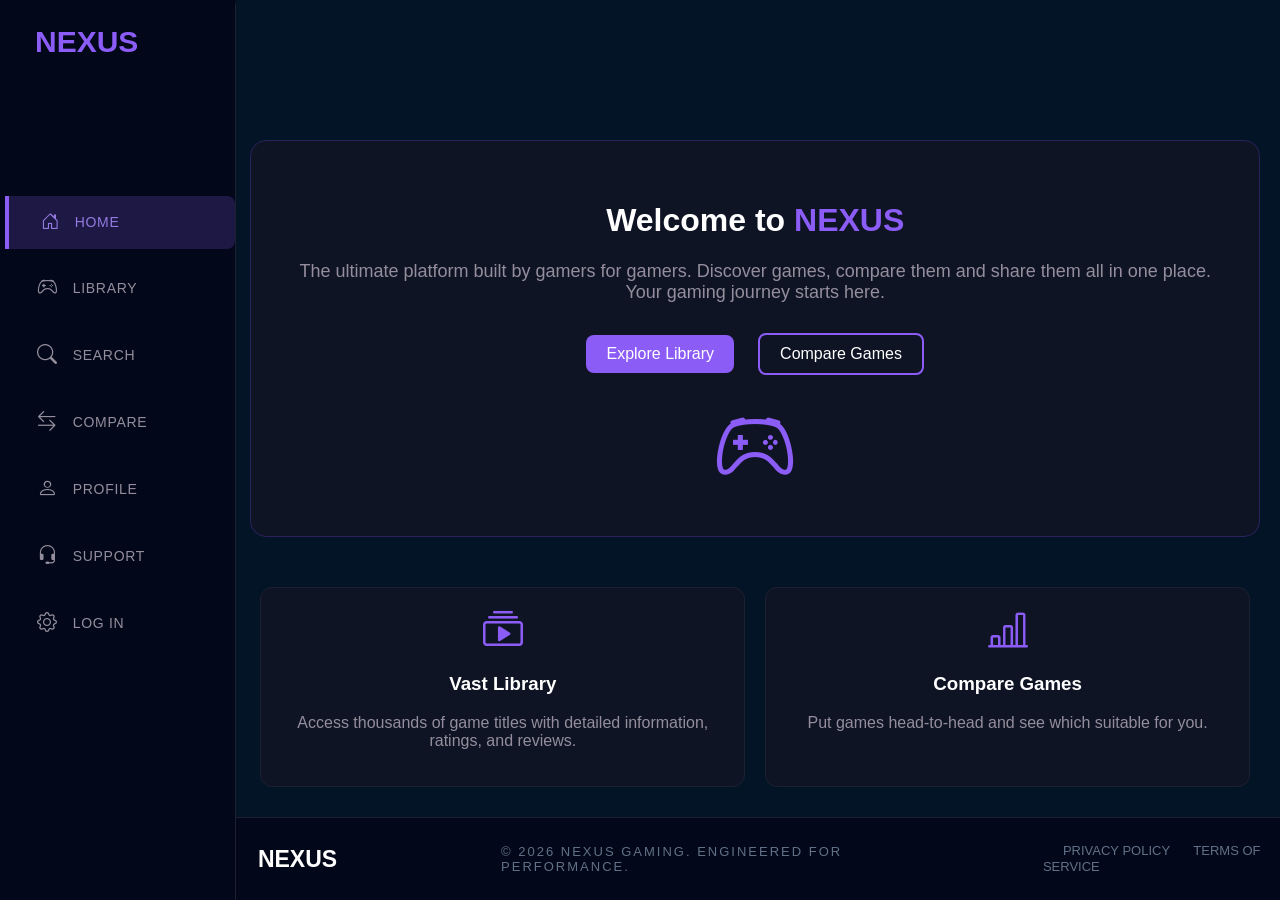
<file: index.html>
<!doctype html>
<html lang="en">
  <head>
    <meta charset="UTF-8" />
    <title>Document</title>
    <link rel="stylesheet" href="./home/homestyle.css" />
    <link
      rel="stylesheet"
      href="https://cdn.jsdelivr.net/npm/bootstrap-icons@1.10.5/font/bootstrap-icons.css"
    />
  </head>
  <body>
    <nav class="sidebar">
      <div>
        <h1><a class="nexus" href="#">NEXUS</a></h1>
      </div>
      <ul class="nav-list">
        <li>
          <a class="nav-item-active" href="#"
            ><i class="bi bi-house-door"></i>HOME</a
          >
        </li>
        <li>
          <a class="nav-item" href="./library/library.html"
            ><i class="bi bi-controller"></i>LIBRARY</a
          >
        </li>
        <li>
          <a class="nav-item" href="./search/search.html"
            ><i class="bi bi-search"></i>SEARCH</a
          >
        </li>
        <li>
          <a class="nav-item" href="./compare/compare.html"
            ><i class="bi bi-arrow-left-right"></i>COMPARE</a
          >
        </li>
        <li>
          <a class="nav-item" href="./profile/profile.html"
            ><i class="bi bi-person"></i>PROFILE</a
          >
        </li>
        <li>
          <a class="nav-item" href="./support/support.html"
            ><i class="bi bi-headset"></i>SUPPORT</a
          >
        </li>
                <li>
          <a class="nav-item" href="./login/login.html"
            ><i class="bi bi-gear"></i>LOG IN</a
          >
        </li>
      </ul>
    </nav>
    <main class="main-wrapper">
      <div class="content-area">
        
        </div>
        <div class="hero">
          <div class="hero-text">
            <h1 class="title">
              Welcome to <span class="highlight">NEXUS</span>
            </h1>
            <p class="subtitle">
              The ultimate platform built by gamers for gamers. Discover games,
              compare them and share them all in one place. Your gaming journey
              starts here.
            </p>
            <div class="buttons">
              <a href="./library/library.html" class="btn btn-main"
                >Explore Library</a
              >
              <a href="./compare/compare.html" class="btn btn-outline"
                >Compare Games</a
              >
            </div>
          </div>
          <div class="hero-img">
            <i class="bi bi-controller icon-anim"></i>
          </div>
        </div>

        <div class="whatYouDo">
          <div class="box">
            <i class="bi bi-collection-play icon"></i>
            <h3>Vast Library</h3>
            <p>
              Access thousands of game titles with detailed information,
              ratings, and reviews.
            </p>
          </div>
          <div class="box">
            <i class="bi bi-bar-chart-line icon"></i>
            <h3>Compare Games</h3>
            <p>Put games head-to-head and see which suitable for you.</p>
          </div>
        </div>
      </div>
      <footer class="main-footer">
        <div class="footer-brand">NEXUS</div>

        <div class="footer-text">
          © 2026 NEXUS GAMING. ENGINEERED FOR PERFORMANCE.
        </div>

        <div class="footer-links">
          <a href="#">PRIVACY POLICY</a>
          <a href="#">TERMS OF SERVICE</a>
        </div>
      </footer>
    </main>

  </body>
</html>
</file>
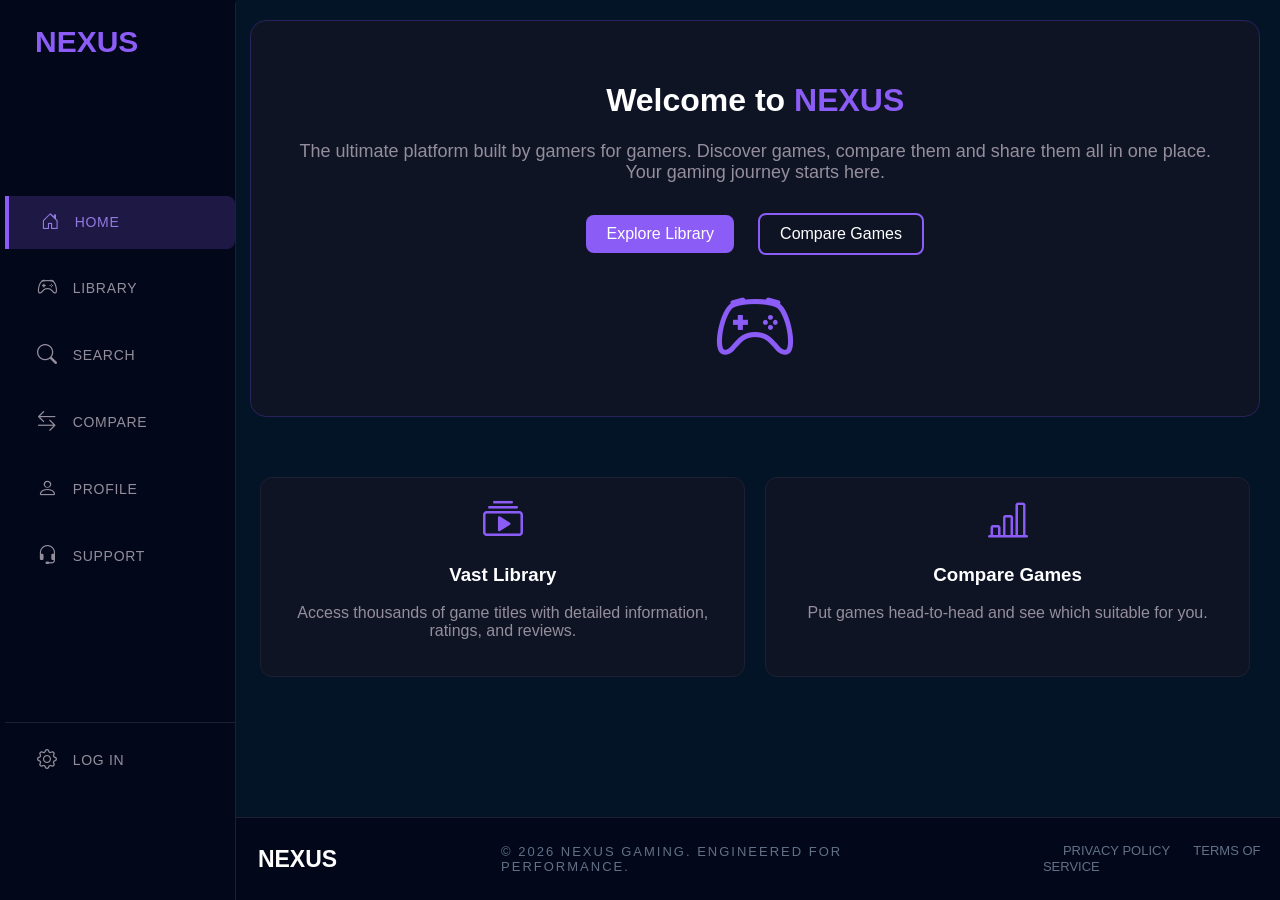
<file: home/index.html>
<!DOCTYPE html>
<html lang="en">
<head>
    <meta charset="UTF-8">
    <title>Document</title>
    <link rel="stylesheet" href="./homestyle.css">



    <link rel="stylesheet" href="https://cdn.jsdelivr.net/npm/bootstrap-icons@1.10.5/font/bootstrap-icons.css">
</head>
<body>

    <nav class="sidebar">
        <div>
            <h1 ><a class="nexus" href="#">NEXUS</a></h1>
        </div>
        <ul class="nav-list">
            <li><a class="nav-item-active" href="#"><i class="bi bi-house-door"></i>HOME</a></li>
            <li><a class="nav-item" href="../library/library.html"><i class="bi bi-controller"></i>LIBRARY</a></li>
            <li><a class="nav-item" href="../search/search.html"><i class="bi bi-search"></i>SEARCH</a></li>
            <li><a class="nav-item" href="../compare/compare.html"><i class="bi bi-arrow-left-right"></i>COMPARE</a></li>
            <li><a class="nav-item" href="../profile/profile.html"><i class="bi bi-person"></i>PROFILE</a></li>
            <li><a class="nav-item" href="../support/support (1).html"><i class="bi bi-headset"></i>SUPPORT</a></li>
        </ul>
        <ul class="nav-settings">
            <li><a class="nav-item" href="../login/login.html"><i class="bi bi-gear"></i>LOG IN</a></li>
        </ul>
    </nav>
    <main class="main-wrapper">
         <div class="content-area">
            <div class="hero">
                <div class="hero-text">
                    <h1 class="title">Welcome to <span class="highlight">NEXUS</span></h1>
                    <p class="subtitle">The ultimate platform built by gamers for gamers. Discover games, compare them and share them all in one place. Your gaming journey starts here.</p>
                    <div class="buttons">
                        <a href="#" class="btn btn-main">Explore Library</a>
                        <a href="#" class="btn btn-outline">Compare Games</a>
                    </div>
                </div>
                <div class="hero-img">
                    <i class="bi bi-controller icon-anim"></i>
                </div>
            </div>
            
            <div class="whatYouDo">
                <div class="box">
                    <i class="bi bi-collection-play icon"></i>
                    <h3>Vast Library</h3>
                    <p>Access thousands of game titles with detailed information, ratings, and reviews.</p>
                </div>
                <div class="box">
                    <i class="bi bi-bar-chart-line icon"></i>
                    <h3>Compare Games</h3>
                    <p>Put games head-to-head and see which suitable for you.</p>
                </div>
               
            </div>
         </div>
        <footer class="main-footer">
    <div class="footer-brand">NEXUS</div>
    
    <div class="footer-text">
        © 2026 NEXUS GAMING. ENGINEERED FOR PERFORMANCE.
    </div>
    
    <div class="footer-links">
        <a href="#">PRIVACY POLICY</a>
        <a href="#">TERMS OF SERVICE</a>
    </div>
</footer>
    </main>
    
</body>
</html>
</file>
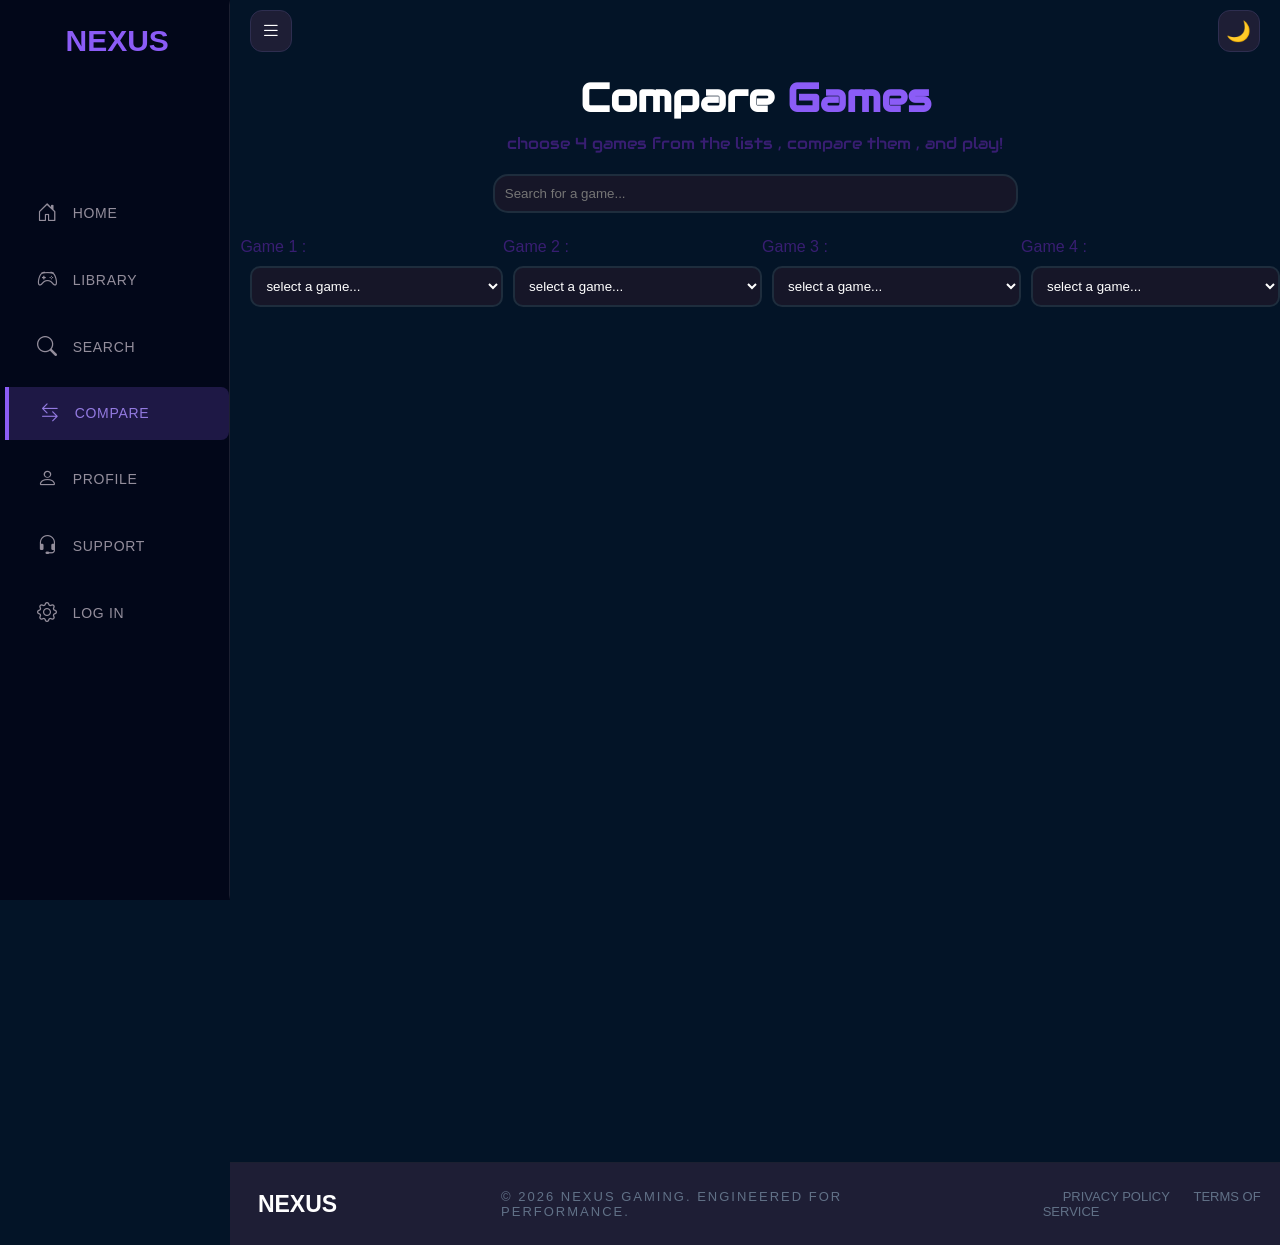
<file: compare/compare.html>
<!doctype html>
<html lang="en">
  <head>
    <meta charset="UTF-8" />
    <meta name="viewport" content="width=device-width, initial-scale=1.0" />
    <meta
      name="description"
      content="Compare different video games, you can compare up to 4 games , choose the best one wisly , find the suitable game for you , enjoy !"
    />
    <link rel="stylesheet" href="./assist/css/compare.css" />
    <link
      rel="stylesheet"
      href="https://cdn.jsdelivr.net/npm/bootstrap-icons@1.10.5/font/bootstrap-icons.css"
    />

    <title>app-Compare games</title>
  </head>
  <body>
    <nav id="sidebar" class="sidebar">
      <div>
        <h1><a class="nexus" href="../index.html">NEXUS</a></h1>
      </div>
      <ul class="nav-list">
        <li>
          <a class="nav-item" href="../index.html"
            ><i class="bi bi-house-door"></i>HOME</a
          >
        </li>
        <li>
          <a class="nav-item" href="../library/library.html"
            ><i class="bi bi-controller"></i>LIBRARY</a
          >
        </li>
        <li>
          <a class="nav-item" href="../search/search.html"
            ><i class="bi bi-search"></i>SEARCH</a
          >
        </li>
        <li>
          <a class="nav-item-active" href="#"
            ><i class="bi bi-arrow-left-right"></i>COMPARE</a
          >
        </li>
        <li>
          <a class="nav-item" href="../profile/profile.html"
            ><i class="bi bi-person"></i>PROFILE</a
          >
        </li>
        <li>
          <a class="nav-item" href="../support/support.html"
            ><i class="bi bi-headset"></i>SUPPORT</a
          >
        </li>
                <li>
          <a class="nav-item" href="../login/login.html"
            ><i class="bi bi-gear"></i>LOG IN</a
          >
        </li>
      </ul>
    </nav>
    <div id="containt" class="containt">
      <div class="top">
        <button class="menu" onclick="fullsize()">
          <i class="bi bi-list"></i></button
        ><button id="mode" class="theme" onclick="light()">🌙</button>
      </div>
      <header>
        <h1>Compare <span id="word">Games</span></h1>
        <p>choose 4 games from the lists , compare them , and play!</p>
      </header>
      <main>
        <div>
          <div class="searchcon">
            <input
              type="text"
              name="search"
              id="search"
              placeholder="Search for a game..."
              onkeyup="filtergames()"
            />
          </div>
          <div class="selects">
            <div class="indsel">
              <label for="sel1">Game 1 :</label>
              <select onchange="addtoset()" name="sel1" id="sel1">
                <option value="">select a game...</option>
              </select>
            </div>
            <div class="indsel">
              <label for="sel2">Game 2 :</label
              ><select onchange="addtoset()" name="sel2" id="sel2">
                <option value="">select a game...</option>
              </select>
            </div>
            <div class="indsel">
              <label for="sel3">Game 3 :</label
              ><select onchange="addtoset()" name="sel3" id="sel3">
                <option value="">select a game...</option>
              </select>
            </div>
            <div class="indsel">
              <label for="sel4">Game 4 :</label
              ><select onchange="addtoset()" name="sel4" id="sel4">
                <option value="">select a game...</option>
              </select>
            </div>
          </div>
          <div class="compdiv">
            <table id="comptable"></table>
          </div>
        </div>
      </main>
      <footer class="main-footer">
        <div class="footer-brand">NEXUS</div>

        <div class="footer-text">
          © 2026 NEXUS GAMING. ENGINEERED FOR PERFORMANCE.
        </div>

        <div class="footer-links">
          <a href="#">PRIVACY POLICY</a>
          <a href="#">TERMS OF SERVICE</a>
        </div>
      </footer>
    </div>
    <script src="./compare.js"></script>
  </body>
</html>
</file>
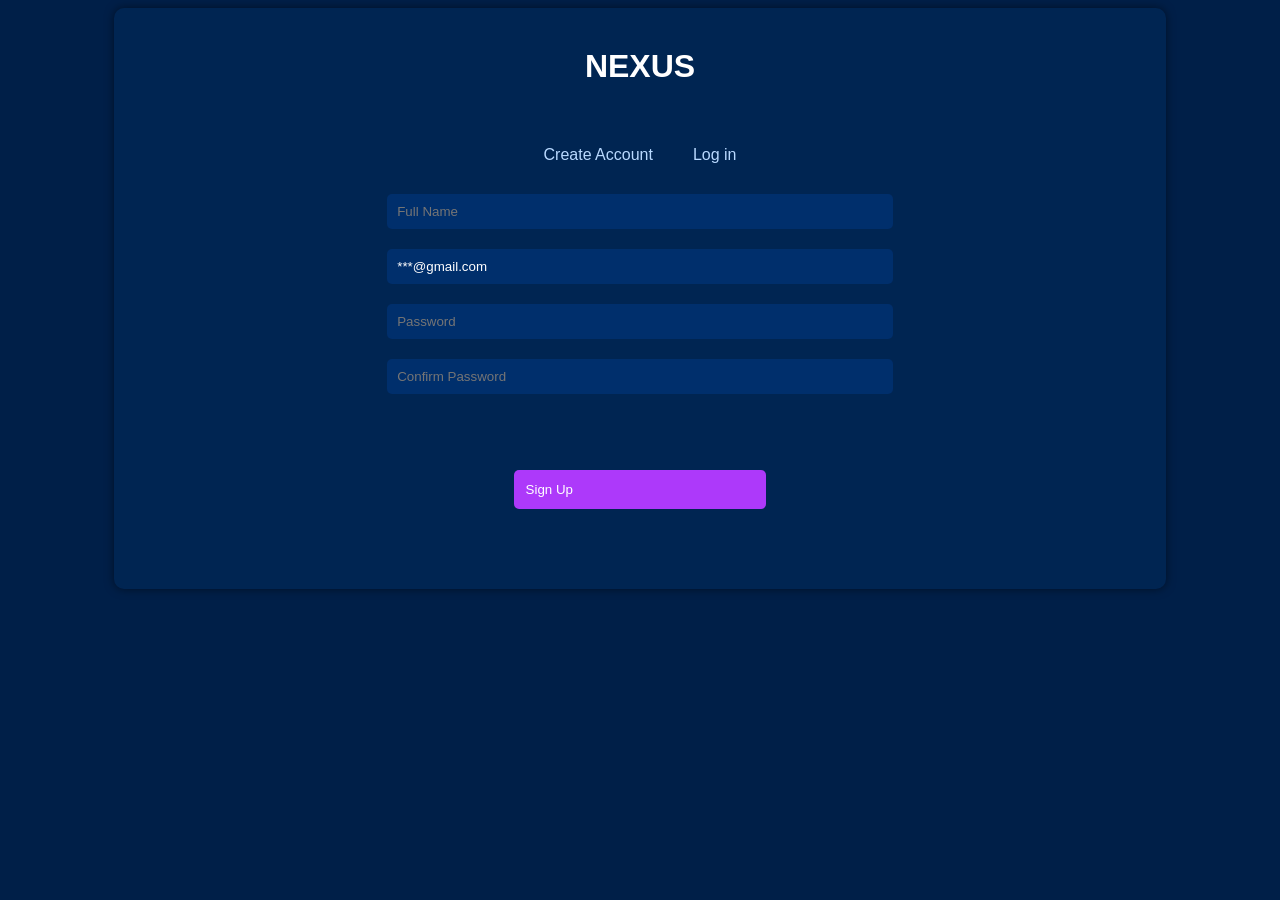
<file: login/createa-ccount.html>
<!DOCTYPE html>
<html lang="en">
<head>
    <meta charset="UTF-8">
    <meta name="viewport" content="width=device-width, initial-scale=1.0">
    <title>Create Account</title>
    <link rel="stylesheet" href="./css/styleca.css">
</head>
<body>

    <div class="container">
        <h1 class="title">NEXUS</h1>
        <div class="inbox">
            <div class="links">    
                <a class="ca" href="./createa-ccount.html">Create Account</a>
                <a class="li" href="./login.html">Log in</a>
            </div>
            <div class="form">
                <form method="post" class="FORM">
                    <input type="text" id="name" class="input-field" placeholder="Full Name" required>
                    <input type="email" id="email" class="input-field" placeholder="Email" required value="***@gmail.com" title="Please delete the *** in the form and input your email">
                    <input type="password" id="password" class="input-field" placeholder="Password" required>
                    <input type="password" id="confirmPassword" class="input-field" placeholder="Confirm Password" required><br><br>
            </div>
                    <button type="submit" id="Press">Sign Up</button>
                </form>
        </div>
    </div>
    <script src="js/login.js"></script>
</body>
</html>
</file>
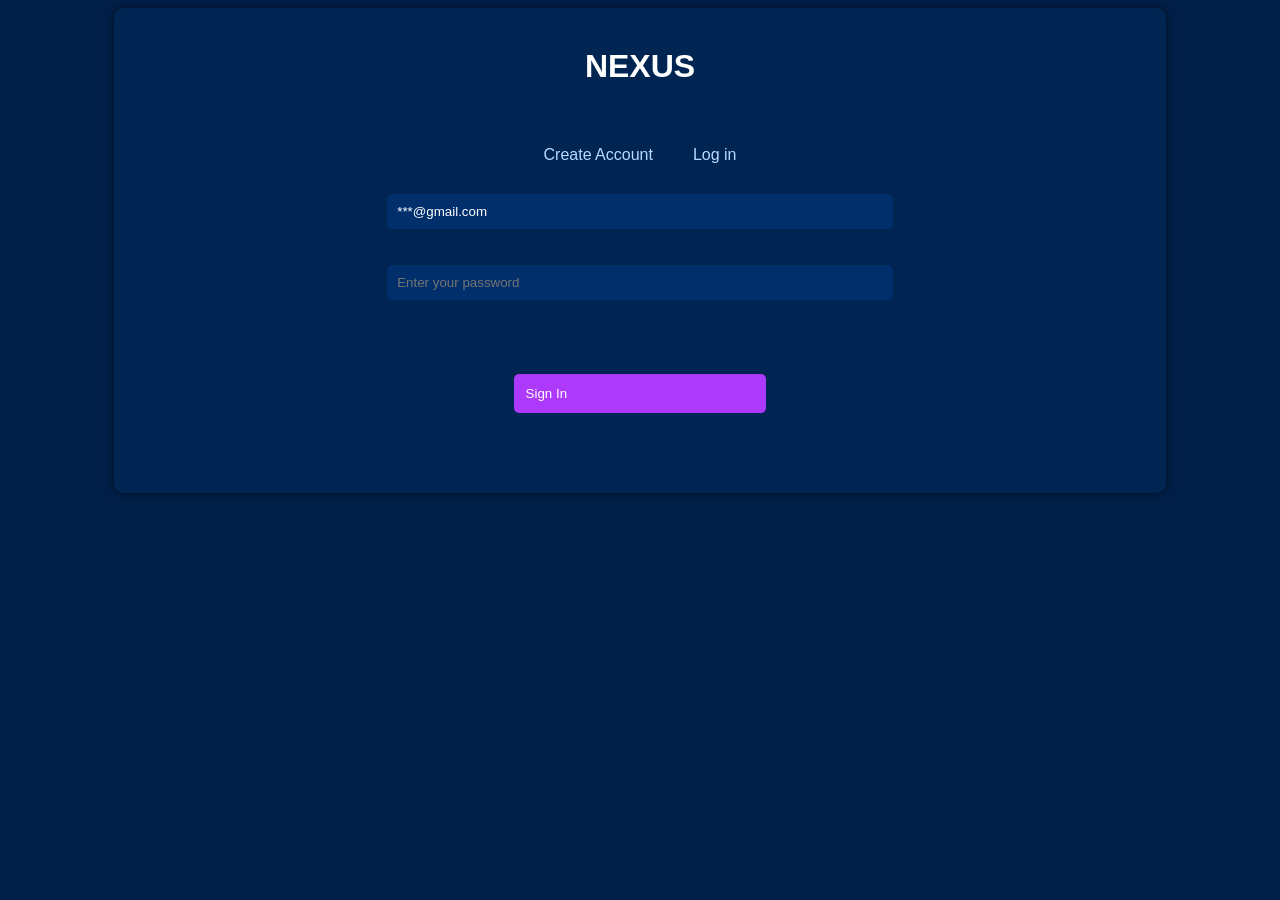
<file: login/login.html>
<!DOCTYPE html>
<html>
<head>
    <meta charset="UTF-8">
    <meta name="viewport" content="width=device-width, initial-scale=1.0">
    <title>Log In</title>
    <link rel="stylesheet" href="./css/styleli.css">
</head>
<body>
    <div class="container">
        <h1 class="title">NEXUS</h1>
        <div class="inbox">
            <div class="links">    
                <a class="ca" href="createa-ccount.html">Create Account</a>
                <a class="li" href="login.html">Log in</a>
            </div>
            <div class="form">
            <form method="post" class="FORM">
                <input type="email" class="email"  name="email" required title="Please delete the *** in the form and input your email" value="***@gmail.com "><br><br>
                <input type="password" class="password" name="password" required title="Please enter your password" placeholder="Enter your password"><br><br><br>
            </div>
                <button type="submit" id="Press">Sign In</button>
            </form>
        </div>
    </div>
    <script src="js/login.js"></script>
</body>
</html>
</file>
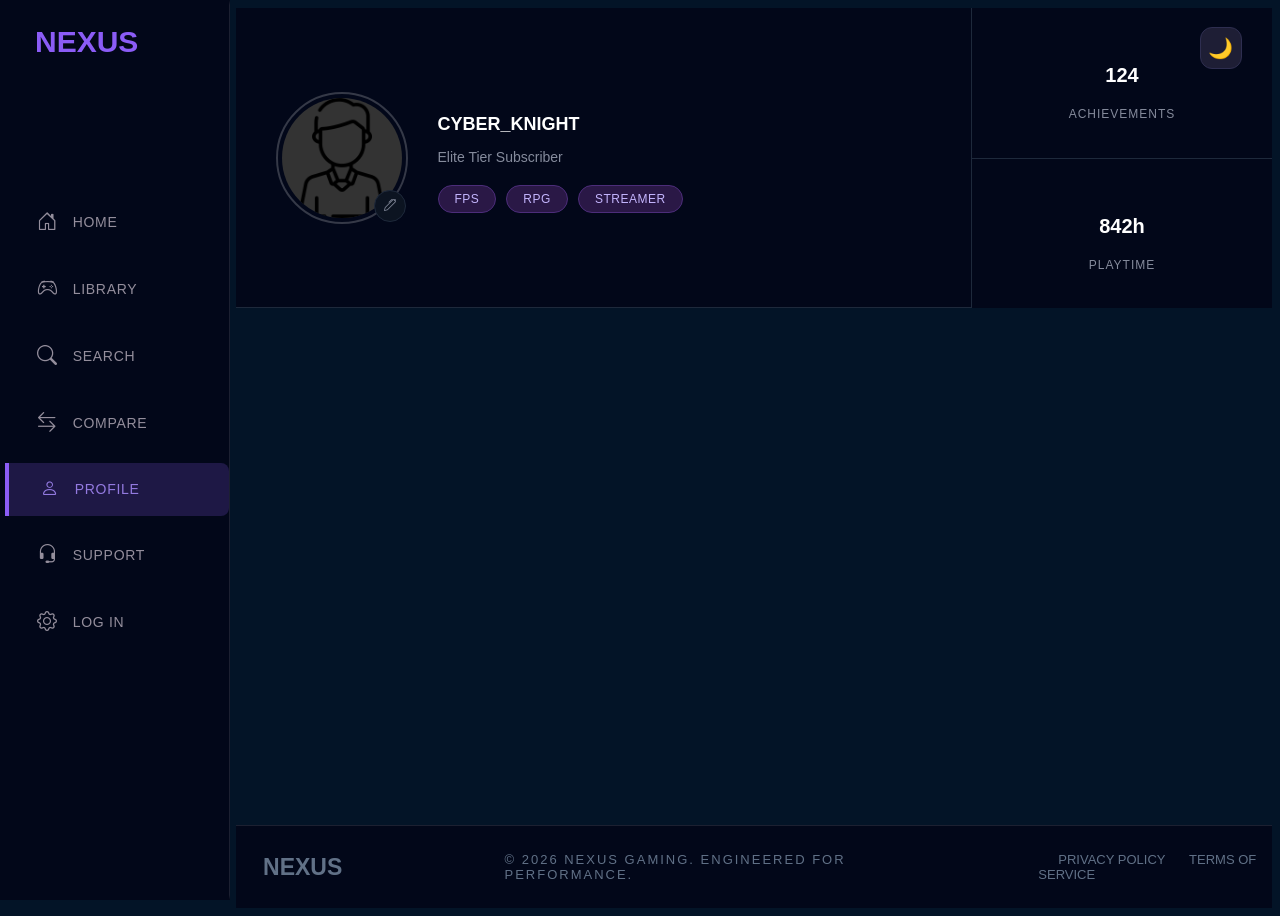
<file: profile/profile.html>
<!doctype html>
<html lang="en">
  <head>
    <meta charset="UTF-8" />
    <meta name="viewport" content="width=device-width, initial-scale=1.0" />
    <title>Profile</title>
    <link rel="stylesheet" href="./profile.css" />
    <link
      rel="stylesheet"
      href="https://cdn.jsdelivr.net/npm/bootstrap-icons@1.10.5/font/bootstrap-icons.css"
    />
  </head>
  <body>
    <nav class="sidebar">
      <div>
        <h1><a class="nexus" href="../index.html">NEXUS</a></h1>
      </div>
      <ul class="nav-list">
        <li>
          <a class="nav-item" href="../index.html"
            ><i class="bi bi-house-door"></i>HOME</a
          >
        </li>
        <li>
          <a class="nav-item" href="../library/library.html"
            ><i class="bi bi-controller"></i>LIBRARY</a
          >
        </li>
        <li>
          <a class="nav-item" href="../search/search.html"
            ><i class="bi bi-search"></i>SEARCH</a
          >
        </li>
        <li>
          <a class="nav-item" href="../compare/compare.html"
            ><i class="bi bi-arrow-left-right"></i>COMPARE</a
          >
        </li>
        <li>
          <a class="nav-item-active" href="../profile/profile.html"
            ><i class="bi bi-person"></i>PROFILE</a
          >
        </li>
        <li>
          <a class="nav-item" href="../support/support.html"
            ><i class="bi bi-headset"></i>SUPPORT</a
          >
        </li>
        <li>
          <a class="nav-item" href="../login/login.html"
            ><i class="bi bi-gear"></i>LOG IN</a
          >
        </li>
      </ul>
    </nav>

    <!-- Main Content Area -->
    <main class="main-content">
      <div class="top-section">
        <div class="mode">
          <button class="theme" id="themeBtn">🌙</button>
        </div>
        <div class="profile-card">
          <div class="avatar-wrapper">
            <img src="../images/man.png" alt="User Avatar" class="avatar-img" />
            <div class="edit-btn">
              <i class="bi bi-pen"></i>
            </div>
          </div>

          <div class="user-details">
            <h1>CYBER_KNIGHT</h1>
            <p class="user-name">Elite Tier Subscriber</p>
            <div class="tags">
              <span class="tag">FPS</span>
              <span class="tag">RPG</span>
              <span class="tag">STREAMER</span>
            </div>
          </div>
        </div>

        <!-- Stats Side Cards -->
        <div class="stats-section">
          <div class="stat-card">
            <i class="fa-solid fa-medal"></i>
            <h2>124</h2>
            <p>ACHIEVEMENTS</p>
          </div>

          <div class="stat-card">
            <i class="fa-solid fa-stopwatch"></i>
            <h2>842h</h2>
            <p>PLAYTIME</p>
          </div>
        </div>
      </div>
      <footer class="main-footer">
        <div class="footer-brand">NEXUS</div>

        <div class="footer-text">
          © 2026 NEXUS GAMING. ENGINEERED FOR PERFORMANCE.
        </div>

        <div class="footer-links">
          <a href="#">PRIVACY POLICY</a>
          <a href="#">TERMS OF SERVICE</a>
        </div>
      </footer>
    </main>
    <script src="profile.js"></script>
  </body>
</html>
</file>
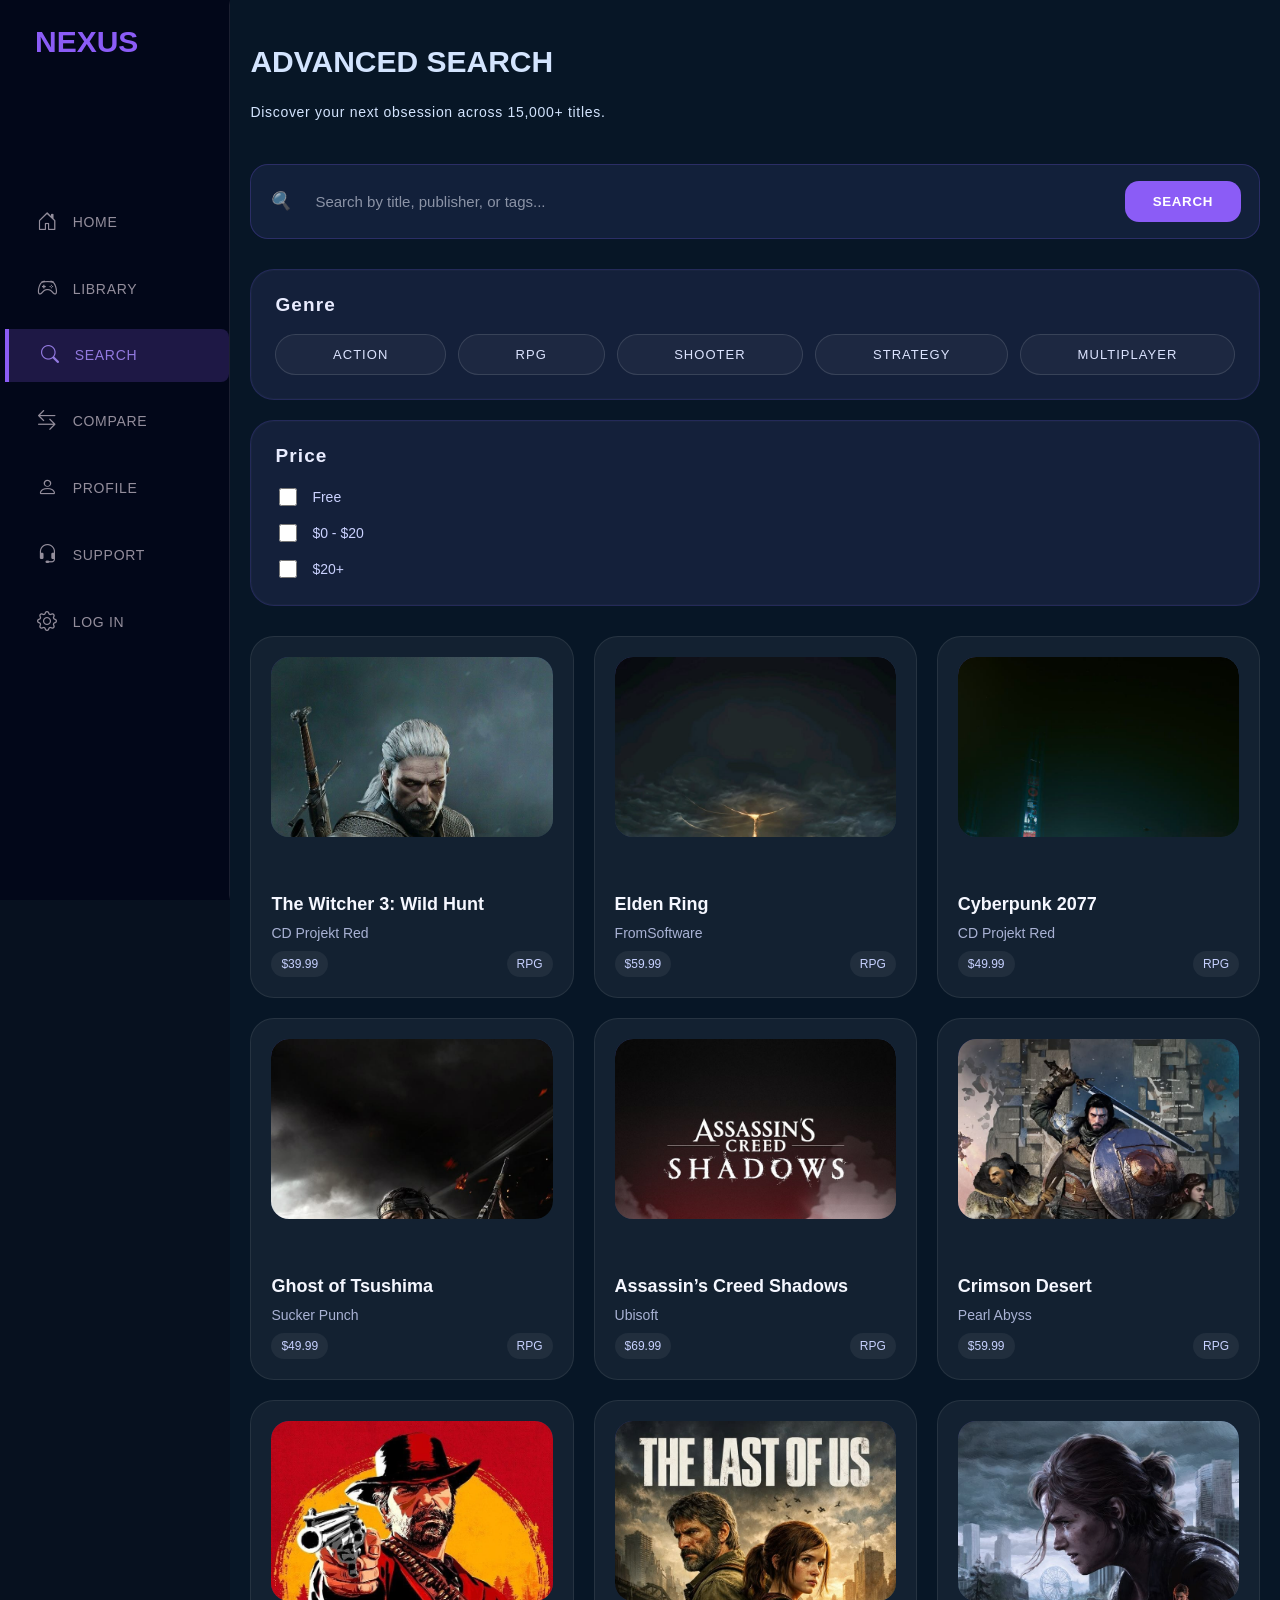
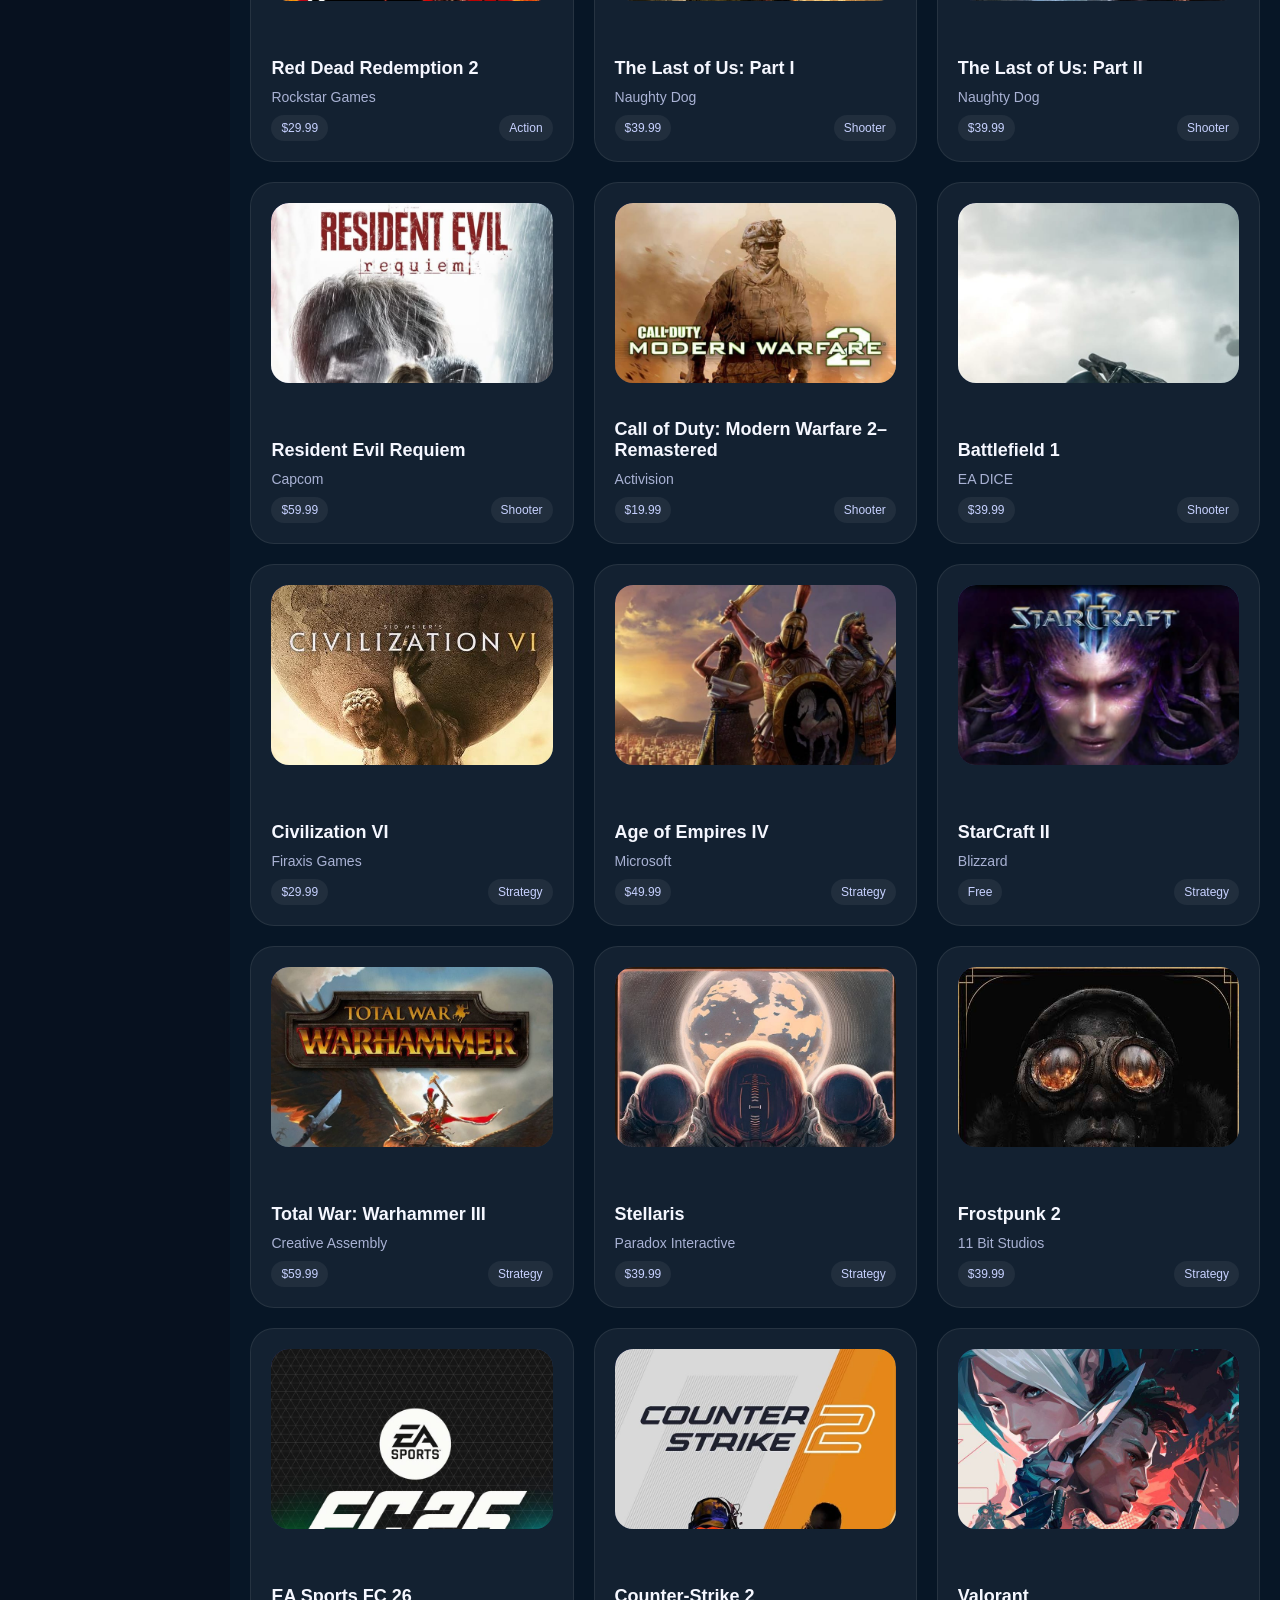
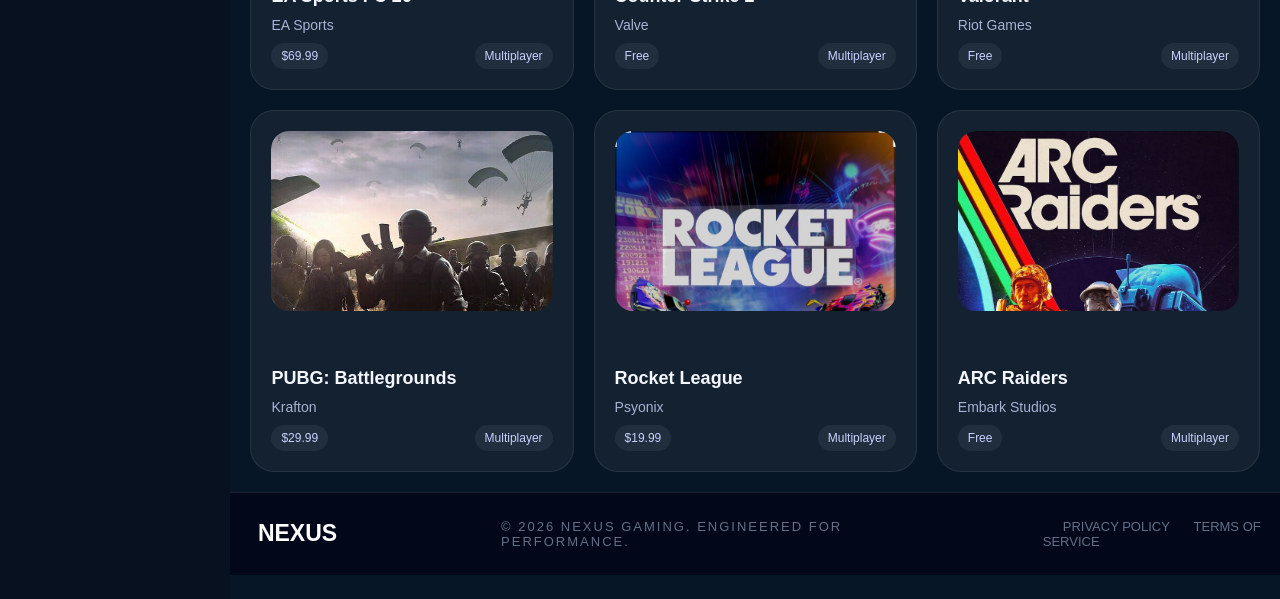
<file: search/search.html>
<!doctype html>
<html lang="en">
  <head>
    <meta charset="UTF-8" />
    <title>NEXUS Search</title>
    <link rel="stylesheet" href="css/search.css" />
    <link
      rel="stylesheet"
      href="https://cdn.jsdelivr.net/npm/bootstrap-icons@1.10.5/font/bootstrap-icons.css"
    />
    <script defer src="search.js"></script>
  </head>
  <body>
    <nav class="sidebar">
      <div>
        <h1><a class="nexus" href="../index.html">NEXUS</a></h1>
      </div>
      <ul class="nav-list">
        <li>
          <a class="nav-item" href="../index.html"
            ><i class="bi bi-house-door"></i>HOME</a
          >
        </li>
        <li>
          <a class="nav-item" href="../library/library.html"
            ><i class="bi bi-controller"></i>LIBRARY</a
          >
        </li>
        <li>
          <a class="nav-item-active" href="../search/search.html"
            ><i class="bi bi-search"></i>SEARCH</a
          >
        </li>
        <li>
          <a class="nav-item" href="../compare/compare.html"
            ><i class="bi bi-arrow-left-right"></i>COMPARE</a
          >
        </li>
        <li>
          <a class="nav-item" href="../profile/profile.html"
            ><i class="bi bi-person"></i>PROFILE</a
          >
        </li>
        <li>
          <a class="nav-item" href="../support/support.html"
            ><i class="bi bi-headset"></i>SUPPORT</a
          >
        </li>
        <li>
          <a class="nav-item" href="../login/login.html"
            ><i class="bi bi-gear"></i>LOG IN</a
          >
        </li>
      </ul>
    </nav>
    <main class="main-wrapper">
      <div class="content-area">
        <div class="heading">
          <h2>ADVANCED SEARCH</h2>
          <p>Discover your next obsession across 15,000+ titles.</p>
        </div>
        <div class="search-box">
          <i class="search-icon">🔍</i>
          <input
            id="searchInput"
            type="text"
            placeholder="Search by title, publisher, or tags..."
          />
          <button id="searchButton" type="button">SEARCH</button>
        </div>
        <div class="filters">
          <div class="filter-block genre-box">
            <h3>Genre</h3>
            <div class="genre-buttons">
              <button type="button" data-genre="Action">Action</button>
              <button type="button" data-genre="RPG">RPG</button>
              <button type="button" data-genre="Shooter">Shooter</button>
              <button type="button" data-genre="Strategy">Strategy</button>
              <button type="button" data-genre="Multiplayer">
                Multiplayer
              </button>
            </div>
          </div>
          <div class="filter-block price-box">
            <h3>Price</h3>
            <form class="price-form">
              <label
                ><input type="checkbox" name="price" value="free" /> Free</label
              >
              <label
                ><input type="checkbox" name="price" value="under20" /> $0 -
                $20</label
              >
              <label
                ><input type="checkbox" name="price" value="over20" />
                $20+</label
              >
            </form>
          </div>
        </div>
        <div class="cards-grid" id="cardsGrid"></div>
      </div>
      <footer class="main-footer">
        <div class="footer-brand">NEXUS</div>

        <div class="footer-text">
          © 2026 NEXUS GAMING. ENGINEERED FOR PERFORMANCE.
        </div>

        <div class="footer-links">
          <a href="#">PRIVACY POLICY</a>
          <a href="#">TERMS OF SERVICE</a>
        </div>
      </footer>
    </main>
  </body>
</html>
</file>
<file: home/homestyle.css>
body {
  display: flex;
  margin: 0;
  min-height: 100vh;
}
.content-area {
  flex: 1;
  padding: 0px;
  overflow-y: auto;
  display: flex;
  flex-direction: column;
  gap: 10px;
}
.content-area {
  flex: 1;
}
.main-wrapper {
  flex: 1;
  display: flex;
  flex-direction: column;
  background-color: #031427;
  min-width: 0;
  margin-left: 18%;
  width: 82%;
}

/*Sidebar*/

.sidebar {
  border: 5px solid #020719;
  background-color: #020719;
  position: fixed;
  top: 0;
  left: 0;
  width: 18%;
  height: 100%;
  border-right: 1px solid #1c2031;
}
a.nexus:link,
a.nexus:visited,
a.nexus:hover,
a.nexus:active {
  font-family: "Space Grotesk", sans-serif;
  font-size: 30px;
  font-weight: 700;
  letter-spacing: 0px;
  color: #8b5cf6;
  text-decoration: none;
  height: 55px;
  padding: 30px;
}
a.nav-item:link,
a.nav-item:visited,
a.nav-item:active {
  display: flex;
  align-items: center;
  padding: 16px 32px;
  color: #948e9c;
  font-family: "Plus Jakarta Sans", sans-serif;
  font-size: 14px;
  font-weight: 400;
  letter-spacing: 0.05em;
  text-decoration: none;
  position: relative;
  transition:
    background-color 0.3s ease,
    padding-left 0.3s ease;
}
a.nav-item:hover {
  color: #937ae0;
  background-color: #0f1425;
  padding-left: 40px;
  border-radius: 8px;
}
a.nav-item-active:link,
a.nav-item-active:visited,
a.nav-item-active:hover,
a.nav-item-active:active {
  display: flex;
  align-items: center;
  padding: 16px 32px;
  color: #937ae0;
  font-family: "Plus Jakarta Sans", sans-serif;
  font-size: 14px;
  font-weight: 400;
  letter-spacing: 0.05em;
  text-decoration: none;
  transition: 0.3s;
  position: relative;
  background-color: #1e1845;
  border-left: 4px solid #8b5cf6;
  border-radius: 0px 8px 8px 0px;
  transition:
    background-color 0.3s ease,
    padding-left 0.3s ease;
}
.nav-item i {
  margin-right: 15px;
  font-size: 20px;
}
.nav-item-active i {
  margin-right: 15px;
  font-size: 18px;
}
a.nav-item,
a.nav-item-active {
  margin-bottom: 12px;
}
ul.nav-list {
  list-style-type: none;
  margin: 0;
  padding: 0;
  position: relative;
  top: 13%;
}
ul.nav-settings {
  list-style-type: none;
  margin: 0;
  padding: 0;
  position: relative;
  top: 27%;
  border-top: 1px solid #1c2031;
  padding-top: 10px;
}

/* footer */

.main-footer {
  display: flex;
  align-items: center;
  background-color: #020719;
  font-size: 13px;
  border-top: 1px solid #1c2031;
  margin-top: auto;
}
.footer-brand {
  font-family: "Space Grotesk", sans-serif;
  font-size: 23px;
  font-weight: 700;
  letter-spacing: 0px;
  color: #ffffff;

  padding: 27.5px;
  margin-right: 13%;
}
.footer-text {
  font-family: "Space Grotesk", sans-serif;
  letter-spacing: 2px;
  font-weight: 10px;
  color: #617187;
  margin-right: 13%;
}

.footer-links a {
  color: #617187;
  text-decoration: none;
  margin-left: 20px;
  transition: 0.3s;
  font-family: "Space Grotesk", sans-serif;
}

.footer-links a:hover {
  color: #ffffff;
}

/* Home Page Styles */
.top { 
    display:flex; 
    justify-content:space-between;
    align-items: center; 
    padding: 10px 20px; 
}
.menu, .theme {
    background: #1e1e35;
    border: 1px solid #2e2e50;
    color: white;
    width: 42px;
    height: 42px;
    border-radius: 12px;
    cursor: pointer;
    display: flex;
    align-items: center;
    justify-content: center;
    transition: 0.3s ease;
    font-size:20px;
}
.menu-btn:hover, .theme-btn:hover {
    border-color: #7c3aed;
    color: #7c3aed;
    transform: scale(1.05);
}
.menu-btn {
    margin-right: auto;
}
.hero {
  background-color: #0f1425;
  padding: 40px;
  margin: 20px;
  border: 1px solid #2a225c;
  text-align: center;
  border-radius: 16px;
}

.title {
  color: #ffffff;
  font-size: 32px;
  font-family: "Space Grotesk", sans-serif;
}

.title .highlight {
  color: #8b5cf6;
}

.subtitle {
  color: #948e9c;
  font-size: 18px;
  margin-bottom: 20px;
  font-family: "Plus Jakarta Sans", sans-serif;
}

.buttons a {
  display: inline-block;
  padding: 10px 20px;
  margin: 10px;
  color: white;
  text-decoration: none;
  font-family: "Plus Jakarta Sans", sans-serif;
  border-radius: 8px;
}

.btn-main {
  background-color: #8b5cf6;
  transition: 0.3s;
}

.btn-main:hover {
  background-color: #7c3aed;
}

.btn-outline {
  border: 2px solid #8b5cf6;
  transition: 0.3s;
}

.btn-outline:hover {
  background-color: #8b5cf6;
}

.hero-img {
  margin-top: 20px;
}

.icon-anim {
  font-size: 80px;
  color: #8b5cf6;
  transition: 0.3s;
}

.icon-anim:hover {
  transform: translateY(-15px);
}

.whatYouDo {
  display: flex;
  justify-content: space-around;
  margin: 20px;
}

.box {
  background-color: #0f1425;
  padding: 20px;
  margin: 10px;
  text-align: center;
  border: 1px solid #1c2031;
  width: 45%;
  border-radius: 12px;
  transition: 0.3s;
}

.box:hover {
  border-color: #8b5cf6;
  transform: translateY(-5px);
}

.icon {
  font-size: 40px;
  color: #8b5cf6;
}

.box h3 {
  color: #ffffff;
  font-family: "Space Grotesk", sans-serif;
}

.box p {
  color: #948e9c;
  font-family: "Plus Jakarta Sans", sans-serif;
}

/* Responsive Design for Mobile */
@media (max-width: 768px) {
  body {
    flex-direction: column;
  }
  .sidebar {
    width: 100%;
    position: static;
    height: auto;
    display :none;
  }
  .main-wrapper {
    margin-left: 0;
    width: 100%;
  }
  ul.nav-list,
  ul.nav-settings {
    top: 0;
    position: static;
  }
  .features {
    flex-direction: column;
  }
  .box {
    width: auto;
  }
  .main-footer {
    flex-direction: column;
    text-align: center;
    padding: 20px;
  }
  .footer-brand,
  .footer-text {
    margin: 10px 0;
  }
}
</file>
<file: compare/assist/css/compare.css>
:root{
    /* Background Colors */
    --bg-dark: #031427;  
    --bg-light: #f2f2f2;
    --bg-sidebar-dark: #020719;
    --bg-sidebar-light: #e8e8f0;
    --bg-footer: #1e1e35;
    --bg-input-dark: #161628;
    --bg-input-light: #cfcece;
    --bg-hover: #0f1425;
    --bg-active-tab: #1e1845;

    --color-primary: #8b5cf6;
    --color-secondary: #381e72;
    --color-accent: #c026fd; 
    --color-nav: #948e9c;
    --color-nav-hover: #937ae0; 
    
    --text-primary: #ffffff;
    --text-secondary: #1a1a1a;
    --text-muted: #617187;

    
    --border-dark: #1c2031;
    --border-light: #1e2d3d;
}
.light{
    --bg-dark: var(--bg-light);
    --bg-sidebar-dark: var(--bg-sidebar-light);
    --bg-input-dark: var(--bg-input-light);
    --bg-footer: var(--bg-light);
    --text-primary: var(--text-secondary);
    --text-muted: var(--color-nav);
    --border-dark: var(--border-light);
    --border-light: var(--border-dark);
    --bg-hover: #e0e0e8;
}
*{
    margin: 0;
    padding: 0 ;
    box-sizing: border-box;
}
body{
    background-color: var(--bg-dark);
    color: var(--text-primary);
    font-family:  sans-serif;
    display :flex;
    overflow-x: hidden;   
}
.sidebar{
    background-color: var(--bg-sidebar-dark);
    width: 20vw;
    height: 100vh;
    transition:  0.3s ease;
    position: fixed;
    margin-left: 0 ;
    border: 5px solid var(--bg-sidebar-dark);   
    top: 0;
    left: 0;
    width: 18%;                 
    height: 100%;   
    border-right: 1px solid var(--border-dark);
    margin: auto; 
}
main{
    flex :1;
    height: 100vh;
    margin-bottom:50PX ;
}
.containt{
    width: 82%;
    flex-direction: column;
    position: relative;
    margin-left: 18vw;
    transition: 0.3s ease;
    margin-right: 0; 
    display: flex; 
    justify-content: space-between;
}
.top{
    display: flex;
    justify-content: space-between;
    
    padding: 10px 20px;
   

}
.menu, .theme {
    background: var(--bg-footer);
    border: 1px solid #2e2e50;
    color: var(--text-primary);
    width: 42px;
    height: 42px;
    border-radius: 12px;
    cursor: pointer;
    display: flex;
    align-items: center;
    justify-content: center;
    transition: 0.3s ease;
    font-size:20px;
}
.menu-btn:hover, .theme-btn:hover {
    border-color: #7c3aed;
    color: #7c3aed;
    transform: scale(1.05);
}
.menu-btn {
    margin-right: auto;
}
.btn {
    background: var(--bg-footer);
    border: 1px solid #2e2e50;
    color: var(--text-primary);
    width: 50px;
    height: 32px;
    border-radius: 12px;
    cursor: pointer;
    transition: 0.3s ease;
    font-size: 14px;

}
.btn:hover {
    border-color: #7c3aed;
    color: #7c3aed;
    transform: scale(1.05);
}

@font-face {
    font-family: 'Audiowide';
    src: url('../fonts/Audiowide-Regular.ttf');
}

header{
    text-align: center;
    font-family: 'Audiowide', sans-serif;
}
h1{
    font-size: 40px;
    margin: 10px;
    text-align: center;
}
input{
    width: 50%;
    padding: 10px;
    margin: auto;
    border-radius: 15px; 
    border: var(--border-light) solid 2px;
    background-color: var(--bg-input-dark);
    color: var(--text-primary);  
}
input:focus{
    outline: none;
    border-color: var(--color-primary);
    padding: 12px;
}
input:hover{
    border-color: var(--color-primary);
}
.searchcon{
    display: flex;
    justify-content: center;
    margin: 20px 0;
}
label,p{
    color: var(--color-secondary);
}
.selects{
    display: flex;
    justify-content: space-around;
    margin: 20px 5px;
    
}
.indsel{
display: block;
padding: 5px;
}
select{
    padding: 10px;
    width: 100%;
    margin: 10px;
    border: var(--border-light) solid 2px;
    border-radius: 10px;
    background-color: var(--bg-input-dark);
    color: var(--text-primary);
    cursor: pointer;
}
select:hover{
    background: var(--color-primary);
}
select:focus{
    outline: none;
    border-color: var(--color-primary);
    color: var(--text-primary);
}
.hidden{
transform: translateX(-100%);  

}
.full{
    width: 100vw;
    margin-left: 0;
}
.compdiv{
    display: flex;
    flex-wrap: wrap;
    justify-content: space-around;
    height: 80vh;
    margin-bottom: 50px;
}
table{ 
    table-layout: fixed;
    display : none ;
    width: 100%;  
    border: 1px solid var(--border-dark);
    border-spacing: 0;
    border-radius: 40px;
    overflow: auto;
    background-color: var(--bg-sidebar-dark);
}
tr{
    margin: 0;
    cursor: pointer;
}
tr:hover{
    background-color: var(--color-nav-hover);
}

td{
    padding: 5px;
    margin: 0;
    border : 0.2px  var(--border-dark);
    text-align: center;
    flex : 1;

}
table  tr td img{ 
    width: 100%;
    height: auto;
    padding: 5px;
    border-radius: 15px;
    margin: auto;
}
#word{
    color: var(--color-primary);
}
table td:first-child {
    width: 20%;
    background-color: var(--color-secondary);
}
table tr:first-child td{
    background-color: var(--color-secondary);
    height :20%;
}
table tr:not(:first-child) td{
    height: 10%;
    padding: 10px ;
} 
tbody{
    display: block;
    height: auto;
    overflow-y: hidden;
    width: auto;
}
a.nexus:link,
a.nexus:visited,
a.nexus:hover,
a.nexus:active {
    font-family: 'Space Grotesk', sans-serif;
    font-size: 30px;
    font-weight: 700;
    letter-spacing: 0px;
    color: var(--color-primary);
    text-decoration: none;
    height: 55px;
    padding: 30px;
}
a.nav-item:link,
a.nav-item:visited,
a.nav-item:active {
    display: flex; 
    align-items: center; 
    padding: 16px 32px;
    color: var(--color-nav);
    font-family: 'Plus Jakarta Sans', sans-serif;
    font-size: 14px;
    font-weight: 400;
    letter-spacing: 0.05em;
    text-decoration: none;
    position: relative;
    transition: background-color 0.3s ease, padding-left 0.3s ease;
}
a.nav-item:hover{
    color: var(--color-nav-hover);
    background-color: var(--bg-hover); 
    padding-left: 40px;
    border-radius: 8px;
}
a.nav-item-active:link,
a.nav-item-active:visited,
a.nav-item-active:hover,
a.nav-item-active:active{
    display: flex; 
    align-items: center; 
    padding: 16px 32px;
    color: var(--color-nav-hover);
    font-family: 'Plus Jakarta Sans', sans-serif; 
    font-size: 14px;
    font-weight: 400;
    letter-spacing: 0.05em;
    text-decoration: none;
    transition: 0.3s;
    position: relative;
    background-color: var(--bg-active-tab);    
    border-left: 4px solid var(--color-primary); 
    border-radius: 0px 8px 8px 0px;   
    transition: background-color 0.3s ease, padding-left 0.3s ease;
}
.nav-item i {
    margin-right: 15px; 
    font-size: 20px;
}
.nav-item-active i{
    margin-right: 15px; 
    font-size: 18px;
}
a.nav-item,
a.nav-item-active {
    margin-bottom: 12px; 
}
ul.nav-list{
    list-style-type: none;
    margin: 0;
    padding: 0;
    position: relative;
    top: 13%;
}
ul.nav-settings{
    list-style-type: none;
    margin: 0;
    padding: 0;
    position: relative;
    top: 27%;
    border-top: 1px solid var(--border-dark);
    padding-top: 10px;
}
.main-footer {
  
    display: flex;
    align-items: center; 
    background-color: var(--bg-footer); 
    font-size: 13px; 
    border-top: 1px solid var(--border-dark);
    margin-top: auto;
    margin-bottom: 0;
    margin-right: 0;
    width: 100% ;
    z-index: -1;
    bottom: 0;
  
    
}
.footer-brand{
    font-family: 'Space Grotesk', sans-serif;
    font-size: 23px;
    font-weight: 700;
    letter-spacing: 0px;
    color: var(--text-primary);
    padding: 27.5px;
    margin-right: 13%;
}
.footer-text{
    font-family: 'Space Grotesk', sans-serif;
    letter-spacing: 2px;
    font-weight: 10px;
    color: var(--text-muted);
    margin-right: 13%;
}

.footer-links a {
    color: var(--text-muted);
    text-decoration: none;
    margin-left: 20px; 
    transition: 0.3s;
    font-family: 'Space Grotesk', sans-serif;
}

.footer-links a:hover {
    color: var(--text-primary);
}



@media screen and (max-width: 768px) {
.sidebar {
        width: 100%; 
        z-index: 1;


}
.sidebar.hidden{
    z-index: -3;
}

.containt{
    width: 100%;
    margin-left: 0 ;
    overflow-y: hidden;
    scroll-behavior: smooth;
}
.containt.full{
    width: 100vw;
    z-index: 1000;
    overflow-y: auto;
}


header,main,footer{
    z-index: -1;
}


.top{
    margin: 5px;
    z-index: 2;
}
.selects{
    display: block;
}
select{
    width: 90%;
}
input{
    width: 90%;
}

}
</file>
<file: login/css/styleca.css>
.container{
    width: 80%;
    margin: 0 auto;
    background-color: #002552;
    padding: 20px;
    border-radius: 10px;
    box-shadow: 0 0 10px rgba(0, 0, 0, 0.5);
}
body{
    background-color: #001f48;
    font-family: Arial, sans-serif;

}
 .title{
    color: #ffffff;
    text-align: center;
    margin-top: 20px;
    
}

.inbox{
    padding: 40px;
    width: 50%;
    margin: 20px auto;
    
}

.links {
    display: flex;
    justify-content: center;
    gap: 40px; 
    margin-bottom: 30px; 
}


a{
    text-decoration: none; /* to remove the underline from the link */
    color: rgb(184, 217, 255); /* to change the color of the link */
}

button[type="submit"]{
    background-color: rgb(173, 57, 250);
    color: white;
    padding: 10px 20px; /* it will give space inside the button */
    border: none; /* to remove the border from the button */
    border-radius: 5px; /* it will smooth the corners of the button */
    cursor: pointer; /* to change the cursor when hovering over the button */
    display: flex;
    width: 50%;
    margin: auto;
    margin-top: 20px;
    padding: 12px;

}

button[type="submit"]:hover{
    background-color: rgb(231, 135, 255); /* to change the background color of the button when hovering */
}

input[type="text"], input[type="password"], input[type="email"]{
    background-color: #002f6c;
    color: white;
}

.form form {
    display: flex;
    flex-direction: column;
    gap: 20px; 
}

input[type="text"], input[type="password"], input[type="email"]{
    background-color: #002f6c;
    color: white;
    padding: 10px;
    border: none;
    border-radius: 5px;
}
</file>
<file: login/css/styleli.css>
.container{
    width: 80%;
    margin: 0 auto;
    background-color: #002552;
    padding: 20px;
    border-radius: 10px;
    box-shadow: 0 0 10px rgba(0, 0, 0, 0.5);
}
body{
    background-color: #001f48;
    font-family: Arial, sans-serif;

}
 .title{
    color: #ffffff;
    text-align: center;
    margin-top: 20px;
    
}

.inbox{
    padding: 40px;
    width: 50%;
    margin: 20px auto;
    
}

.links {
    display: flex;
    justify-content: center;
    gap: 40px; 
    margin-bottom: 30px; 
}


a{
    text-decoration: none; /* to remove the underline from the link */
    color: rgb(184, 217, 255); /* to change the color of the link */
}

button[type="submit"]{
    background-color: rgb(173, 57, 250);
    color: white;
    padding: 10px 20px; /* it will give space inside the button */
    border: none; /* to remove the border from the button */
    border-radius: 5px; /* it will smooth the corners of the button */
    cursor: pointer; /* to change the cursor when hovering over the button */
    display: flex;
    width: 50%;
    margin: auto;
    margin-top: 20px;
    padding: 12px;

}

button[type="submit"]:hover{
    background-color: rgb(231, 135, 255); /* to change the background color of the button when hovering */
}

input[type="text"], input[type="password"], input[type="email"]{
    background-color: #002f6c;
    color: white;
}

.form form {
    display: flex;
    flex-direction: column;
}

input[type="text"], input[type="password"], input[type="email"]{
    background-color: #002f6c;
    color: white;
    padding: 10px;
    border: none;
    border-radius: 5px;
}
</file>
<file: profile/profile.css>
:root {
  --bg-dark: #031427;
  --bg-light: #f2f2f2;
  --bg-sidebar-dark: #020719;
  --bg-sidebar-light: #e8e8f0;
  --bg-input-dark: #161628;
  --bg-footer: #1e1e35;
  --text-primary: #ffffff;
  --text-muted: #617187;
  --border-dark: #1c2031;
  --bg-hover: #0f1425;
  --bg-main: #060b13;
  --bg-sidebar: #040810;
  --bg-card: #0c1421;
  --bg-active: #151c2e;
  --text-primary: #ffffff;
  --text-secondary: #858b9c;
  --text-accent: #c4b5fd;
  --color-nav: #948e9c;
  --text-muted: #617187;
  --border-light: #1e2d3d;
  --glow-color: #d8b4fe;
  --tag-bg: #2a1846;
  --tag-border: #4c2d7a;
  --border-color: #1e293b;
}

* {
  font-family: "Segoe UI", Tahoma, Geneva, Verdana, sans-serif;
}
.light {
  --bg-dark: var(--bg-light);
  --bg-sidebar-dark: var(--bg-sidebar-light);
  --bg-footer: var(--bg-light);
  --text-primary: var(--text-secondary);
  --text-muted: var(--color-nav);
  --border-dark: var(--border-light);
  --bg-hover: #e0e0e8;
}
body {
  background-color: var(--bg-dark);
  color: var(--text-primary);
  height: 100vh;
  display: flex;
}

.sidebar {
  border: 5px solid #020719;
  background-color: var(--bg-sidebar-dark);
  position: fixed;
  top: 0;
  left: 0;
  width: 18%;
  height: 100%;
  border-right: 1px solid #1c2031;
  box-sizing: border-box;
}
a.nexus:link,
a.nexus:visited,
a.nexus:hover,
a.nexus:active {
  font-family: "Space Grotesk", sans-serif;
  font-size: 30px;
  font-weight: 700;
  letter-spacing: 0px;
  color: #8b5cf6;
  text-decoration: none;
  height: 55px;
  padding: 30px;
}
a.nav-item:link,
a.nav-item:visited,
a.nav-item:active {
  display: flex;
  align-items: center;
  padding: 16px 32px;
  color: #948e9c;
  font-family: "Plus Jakarta Sans", sans-serif;
  font-size: 14px;
  font-weight: 400;
  letter-spacing: 0.05em;
  text-decoration: none;
  position: relative;
  transition:
    background-color 0.3s ease,
    padding-left 0.3s ease;
}
a.nav-item:hover {
  color: #937ae0;
  background-color: #0f1425;
  padding-left: 40px;
  border-radius: 8px;
}
a.nav-item-active:link,
a.nav-item-active:visited,
a.nav-item-active:hover,
a.nav-item-active:active {
  display: flex;
  align-items: center;
  padding: 16px 32px;
  color: #937ae0;
  font-family: "Plus Jakarta Sans", sans-serif;
  font-size: 14px;
  font-weight: 400;
  letter-spacing: 0.05em;
  text-decoration: none;
  transition: 0.3s;
  position: relative;
  background-color: #1e1845;
  border-left: 4px solid #8b5cf6;
  border-radius: 0px 8px 8px 0px;
  transition:
    background-color 0.3s ease,
    padding-left 0.3s ease;
}
.nav-item i {
  margin-right: 15px;
  font-size: 20px;
}
.nav-item-active i {
  margin-right: 15px;
  font-size: 18px;
}
a.nav-item,
a.nav-item-active {
  margin-bottom: 12px;
}
ul.nav-list {
  list-style-type: none;
  margin: 0;
  padding: 0;
  position: relative;
  top: 13%;
}
/* --- Main Footer ---*/
.main-footer {
  display: flex;
  align-items: center;
  background-color: var(--bg-sidebar-dark);
  font-size: 13px;
  border-top: 1px solid #1c2031;
  margin-top: auto;
}
.footer-brand {
  font-family: "Space Grotesk", sans-serif;
  font-size: 23px;
  font-weight: 700;
  letter-spacing: 0px;
  color: #617187;
  padding: 27.5px;
  margin-right: 13%;
}
.footer-text {
  font-family: "Space Grotesk", sans-serif;
  letter-spacing: 2px;
  font-weight: 10px;
  color: #617187;
  margin-right: 13%;
}

.footer-links a {
  color: #617187;
  text-decoration: none;
  margin-left: 20px;
  transition: 0.3s;
  font-family: "Space Grotesk", sans-serif;
}

.footer-links a:hover {
  color: #ffffff;
}
/* --- Main Content Styles --- */
.main-content {
  flex: 1;
  padding: 0;
  display: flex;
  flex-direction: column;
  margin-left: 18%;
}

.top-section {
  display: flex;
  height: 300px;
}
.mode {
  position: fixed;
  top: 3%;
  right: 3%;
}
.theme {
  background: var(--bg-footer);
  border: 1px solid #2e2e50;
  color: var(--text-primary);
  width: 42px;
  height: 42px;
  border-radius: 12px;
  cursor: pointer;
  display: flex;
  align-items: center;
  justify-content: center;
  transition: 0.3s;
  font-size: 20px;
}
.theme:hover {
  border-color: var(--color-primary);
  color: var(--color-primary);
  transform: scale(1.05);
}
.profile-card {
  flex: 1;
  background-color: var(--bg-sidebar-dark);
  border-bottom: 1px solid var(--border-color);
  display: flex;
  align-items: center;
  padding: 40px;
}

.avatar-wrapper {
  position: relative;
  width: 120px;
  height: 120px;
  border-radius: 50%;
  border: 2px solid rgba(255, 255, 255, 0.2);
  padding: 4px;
  margin-right: 30px;
}

.avatar-img {
  width: 100%;
  height: 100%;
  border-radius: 50%;
  object-fit: cover;
  background-color: #333;
}

.edit-btn {
  position: absolute;
  bottom: 0;
  right: 0;
  width: 30px;
  height: 30px;
  background-color: #0c1421;
  border: 1px solid var(--border-color);
  border-radius: 50%;
  display: flex;
  justify-content: center;
  align-items: center;
  color: var(--text-secondary);
  font-size: 12px;
  cursor: pointer;
}

.user-details h1 {
  font-size: 18px;
  font-weight: 600;
  margin-bottom: 8px;
}

.user-details p {
  color: var(--text-secondary);
  font-size: 14px;
  margin-bottom: 20px;
}

.tags {
  display: flex;
  gap: 10px;
}

.tag {
  background-color: var(--tag-bg);
  border: 1px solid var(--tag-border);
  color: var(--text-accent);
  padding: 6px 16px;
  border-radius: 20px;
  font-size: 12px;
  font-weight: 500;
  letter-spacing: 0.5px;
}

.stats-section {
  width: 300px;
  display: flex;
  flex-direction: column;
  border-left: 1px solid var(--border-color);
}

.stat-card {
  flex: 1;
  background-color: var(--bg-sidebar-dark);
  display: flex;
  flex-direction: column;
  justify-content: center;
  align-items: center;
  border-bottom: 1px solid var(--border-color);
}

.stat-card:last-child {
  border-bottom: none;
}

.stat-card i {
  font-size: 24px;
  color: var(--text-accent);
  margin-bottom: 15px;
}

.stat-card h2 {
  font-size: 20px;
  font-weight: 600;
  margin-bottom: 8px;
}

.stat-card p {
  color: var(--text-secondary);
  font-size: 12px;
  letter-spacing: 1px;
  font-weight: 500;
}
</file>
<file: search/css/search.css>
body {
    display: flex;
    margin: 0;
    min-height: 100vh;
    background: #07111f;
    color: #eef2ff;
    font-family: 'Plus Jakarta Sans', sans-serif;
    overflow-x: hidden;
}

.content-area {
    flex: 1;
    padding: 20px;
    overflow-y: auto;
    display: flex;
    flex-direction: column;
    gap: 30px;
    max-width: 100%;
    box-sizing: border-box;
}

.main-wrapper {
    flex: 1;
    display: flex;
    flex-direction: column;
    background-color: #071626;
    min-width: 0;
    margin-left: 18%;
    width: 82%;
    padding-bottom: 24px;
    box-sizing: border-box;
}

.sidebar{
    border: 5px solid #020719;
    background-color: #020719;
    position: fixed;
    top: 0;
    left: 0;
    width: 18%;
    height: 100%;
    border-right: 1px solid #1c2031;
    box-sizing: border-box;
}
a.nexus:link,
a.nexus:visited,
a.nexus:hover,
a.nexus:active {
    font-family: 'Space Grotesk', sans-serif;
    font-size: 30px;
    font-weight: 700;
    letter-spacing: 0px;
    color: #8b5cf6;
    text-decoration: none;
    height: 55px;
    padding: 30px;
}
a.nav-item:link,
a.nav-item:visited,
a.nav-item:active {
    display: flex; 
    align-items: center; 
    padding: 16px 32px;
    color: #948e9c; 
    font-family: 'Plus Jakarta Sans', sans-serif;
    font-size: 14px;
    font-weight: 400;
    letter-spacing: 0.05em;
    text-decoration: none;
    position: relative;
    transition: background-color 0.3s ease, padding-left 0.3s ease;
}
a.nav-item:hover{
    color: #937ae0;
    background-color: #0f1425; 
    padding-left: 40px;
    border-radius: 8px;
}
a.nav-item-active:link,
a.nav-item-active:visited,
a.nav-item-active:hover,
a.nav-item-active:active{
    display: flex; 
    align-items: center; 
    padding: 16px 32px;
    color: #937ae0; 
    font-family: 'Plus Jakarta Sans', sans-serif; 
    font-size: 14px;
    font-weight: 400;
    letter-spacing: 0.05em;
    text-decoration: none;
    transition: 0.3s;
    position: relative;
    background-color: #1e1845;    
    border-left: 4px solid #8b5cf6; 
    border-radius: 0px 8px 8px 0px;   
    transition: background-color 0.3s ease, padding-left 0.3s ease;
}
.nav-item i {
    margin-right: 15px; 
    font-size: 20px;
}
.nav-item-active i{
    margin-right: 15px; 
    font-size: 18px;
}
a.nav-item,
a.nav-item-active {
    margin-bottom: 12px; 
}
ul.nav-list{
    list-style-type: none;
    margin: 0;
    padding: 0;
    position: relative;
    top: 13%;
}
ul.nav-settings{
    list-style-type: none;
    margin: 0;
    padding: 0;
    border-top: 1px solid #1c2031;
    padding-top: 10px;
    
}

.main-footer {
    display: flex;
    align-items: center; 
    background-color: #020719; 
    font-size: 13px; 
    border-top: 1px solid #1c2031;
    margin-top: auto;
    
}
.footer-brand{
    font-family: 'Space Grotesk', sans-serif;
    font-size: 23px;
    font-weight: 700;
    letter-spacing: 0px;
    color: #ffffff;
    
    padding: 27.5px;
    margin-right: 13%;
}
.footer-text{
    font-family: 'Space Grotesk', sans-serif;
    letter-spacing: 2px;
    font-weight: 10px;
    color: #617187;
    margin-right: 13%;
}


.footer-links a {
    color: #617187;
    text-decoration: none;
    margin-left: 20px; 
    transition: 0.3s;
    font-family: 'Space Grotesk', sans-serif;
}

.footer-links a:hover {
    color: #ffffff; 
}
main{
    color: antiquewhite;
}
.content-area{
    flex: 1; 
    padding: 20px; 
    overflow-y: auto; 
    display: flex;
    flex-direction: column;
    gap: 30px;
    scroll-behavior: smooth;
}
.heading h2 {
    font-family: 'Space Grotesk', sans-serif;
    font-size: 30px;
    font-weight: 700;
    letter-spacing: 0px;
    color: rgb(211, 228, 254);

}
.heading p {
    font-family: 'Plus Jakarta Sans', sans-serif;
    font-size: 14px;
    font-weight: 400;
    letter-spacing: 0.05em;
    color: rgb(211, 228, 254);
}
.search-box {
    display: flex;
    align-items: center;
    background: rgba(20, 34, 62, 0.9);
    border-radius: 18px;
    padding: 14px 18px;
    backdrop-filter: blur(10px);
    border: 1px solid rgba(115, 87, 233, 0.25);
    width: 100%;
    gap: 14px;
    box-sizing: border-box;
    max-width: 100%;
}

.search-box input {
    flex: 1;
    background: transparent;
    border: none;
    outline: none;
    color: #eef2ff;
    padding: 14px 10px;
    font-size: 15px;
}

.search-box input::placeholder {
    color: rgba(238, 242, 255, 0.55);
}

.search-box button {
    background: #8b5cf6;
    border: none;
    padding: 13px 28px;
    border-radius: 14px;
    color: white;
    cursor: pointer;
    font-weight: 700;
    letter-spacing: 0.05em;
}

.search-box button:hover {
    opacity: 0.9;
}

.search-icon {
    color: rgba(255, 255, 255, 0.75);
    font-size: 18px;
}

.filters {
    display: flex;
    flex-direction: column;
    gap: 20px;
    width: 100%;
    box-sizing: border-box;
}

.filter-block {
    background: rgba(22, 33, 59, 0.95);
    border: 1px solid rgba(120, 97, 255, 0.16);
    border-radius: 24px;
    padding: 24px;
    display: flex;
    flex-direction: column;
    gap: 18px;
    box-shadow: inset 0 0 0 1px rgba(255,255,255,0.02);
    width: 100%;
    box-sizing: border-box;
}

.filter-block h3 {
    margin: 0;
    color: #e9ecff;
    font-family: 'Space Grotesk', sans-serif;
    font-size: 19px;
    letter-spacing: 0.06em;
}

.genre-buttons {
    display: flex;
    flex-wrap: wrap;
    gap: 12px;
    width: 100%;
    box-sizing: border-box;
}

.genre-buttons button {
    flex: 1 1 auto;
    min-width: 120px;
    border: 1px solid rgba(255, 255, 255, 0.12);
    background: rgba(255, 255, 255, 0.04);
    color: #dce4ff;
    border-radius: 999px;
    padding: 12px 16px;
    cursor: pointer;
    font-family: 'Plus Jakarta Sans', sans-serif;
    font-size: 13px;
    text-transform: uppercase;
    letter-spacing: 0.08em;
    transition: transform 0.2s ease, border-color 0.2s ease, background 0.2s ease, color 0.2s ease;
    box-sizing: border-box;
}

.genre-buttons button:hover {
    background: rgba(139, 92, 246, 0.18);
    border-color: rgba(139, 92, 246, 0.85);
    color: #ffffff;
    transform: translateY(-1px);
}

.genre-buttons button.active {
    background: #8b5cf6;
    border-color: #7c3aed;
    color: #ffffff;
    transform: translateY(-1px);
}

.price-form {
    display: flex;
    flex-direction: column;
    gap: 12px;
}

.price-form label {
    display: flex;
    align-items: center;
    gap: 12px;
    color: #cbd2ff;
    font-family: 'Plus Jakarta Sans', sans-serif;
    font-size: 14px;
    cursor: pointer;
}

.price-form input[type="checkbox"] {
    accent-color: #8b5cf6;
    width: 18px;
    height: 18px;
}

.price-form label:hover {
    color: #f8f9ff;
}

.cards-grid {
    display: grid;
    grid-template-columns: repeat(auto-fit, minmax(240px, 1fr));
    gap: 20px;
    width: 100%;
}

.card {
    background: rgba(255, 255, 255, 0.05);
    border: 1px solid rgba(255, 255, 255, 0.08);
    border-radius: 24px;
    padding: 20px;
    min-height: 320px;
    display: flex;
    flex-direction: column;
    justify-content: space-between;
    transition: transform 0.2s ease, box-shadow 0.2s ease;
}

.card:hover {
    transform: translateY(-4px);
    box-shadow: 0 20px 40px rgba(0, 0, 0, 0.25);
}

.card-image {
    height: 180px;
    border-radius: 18px;
    background: linear-gradient(135deg, rgba(123,97,255,0.25), rgba(90,200,250,0.15));
    display: grid;
    place-items: center;
    color: #f8faff;
    font-weight: 700;
    text-align: center;
    padding: 18px;
    font-family: 'Space Grotesk', sans-serif;
    letter-spacing: 0.03em;
    overflow: hidden;
}

.card-content {
    display: grid;
    gap: 10px;
}

.card h4 {
    margin: 0;
    font-family: 'Space Grotesk', sans-serif;
    font-size: 18px;
    color: #f5f7ff;
}

.card p {
    margin: 0;
    color: #a9b2d4;
    font-family: 'Plus Jakarta Sans', sans-serif;
    font-size: 14px;
}

.card-meta {
    display: flex;
    justify-content: space-between;
    align-items: center;
    gap: 10px;
}

.card-meta span {
    font-size: 12px;
    padding: 6px 10px;
    border-radius: 999px;
    background: rgba(255, 255, 255, 0.06);
    color: #c7d1ff;
}

.no-results {
    grid-column: 1 / -1;
    color: #d3e4fe;
    padding: 36px;
    border: 1px dashed rgba(255, 255, 255, 0.25);
    border-radius: 24px;
    text-align: center;
    font-family: 'Plus Jakarta Sans', sans-serif;
}

@media (max-width: 900px) {
    .main-wrapper {
        margin-left: 0;
        width: 100%;
    }

    .filters {
        grid-template-columns: 1fr;
    }

    .sidebar {
        position: relative;
        width: 100%;
        height: auto;
        border-right: none;
        border-bottom: 1px solid #1c2031;
    }

    .main-wrapper {
        margin-left: 0;
    }
}

@media (max-width: 640px) {
    .search-box {
        flex-direction: column;
        align-items: stretch;
    }

    .search-box button {
        width: 100%;
    }

    .genre-buttons {
        grid-template-columns: 1fr;
    }
}
</file>
